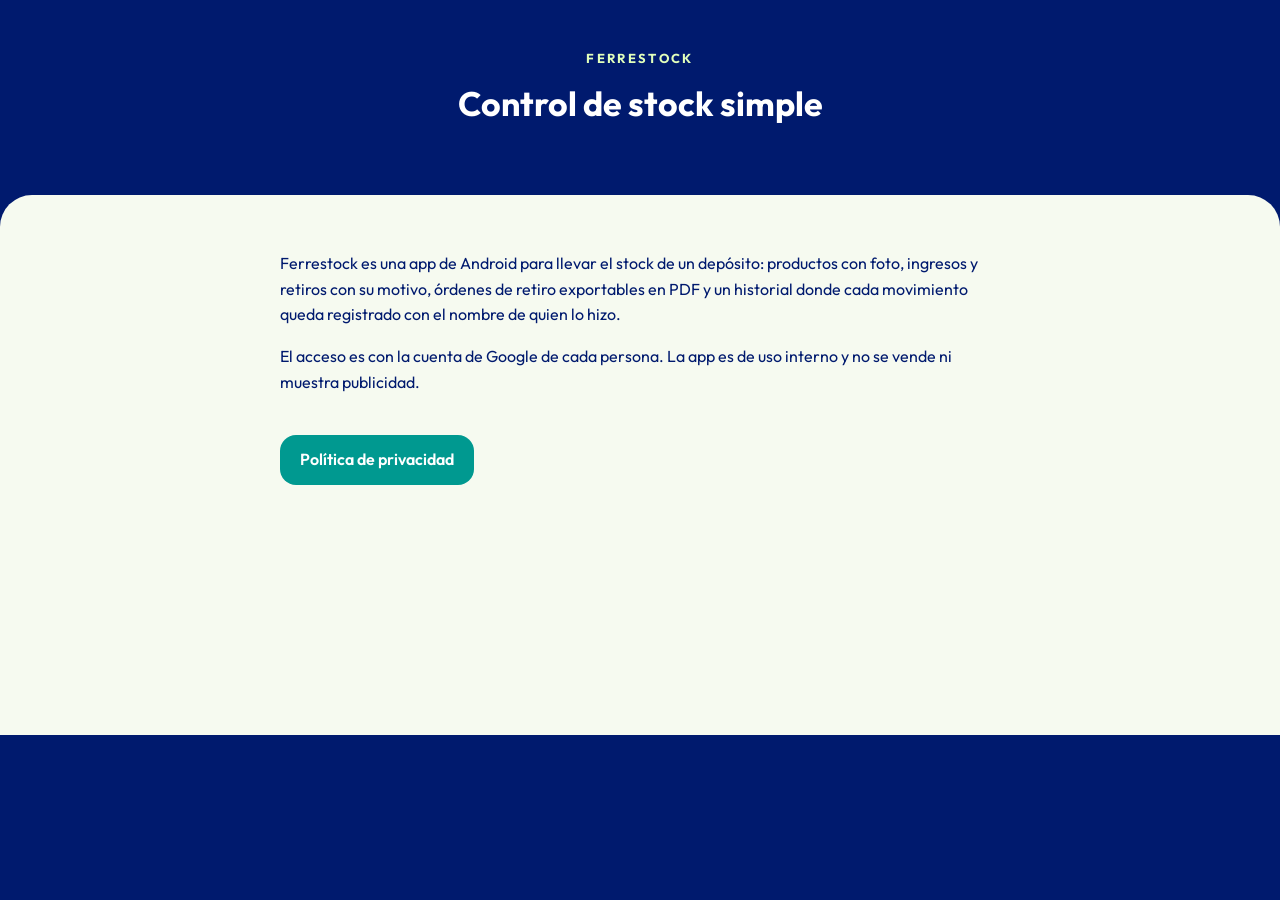
<file: docs/index.html>
<!doctype html>
<html lang="es">
<head>
  <meta charset="utf-8">
  <meta name="viewport" content="width=device-width, initial-scale=1">
  <title>Ferrestock</title>
  <link rel="stylesheet" href="style.css">
</head>
<body>
  <header>
    <div class="tag">FERRESTOCK</div>
    <h1>Control de stock simple</h1>
  </header>
  <main>
    <div class="wrap">
      <p>
        Ferrestock es una app de Android para llevar el stock de un depósito:
        productos con foto, ingresos y retiros con su motivo, órdenes de retiro
        exportables en PDF y un historial donde cada movimiento queda registrado
        con el nombre de quien lo hizo.
      </p>
      <p>
        El acceso es con la cuenta de Google de cada persona. La app es de uso
        interno y no se vende ni muestra publicidad.
      </p>
      <nav>
        <a href="privacidad.html">Política de privacidad</a>
      </nav>
    </div>
  </main>
</body>
</html>
</file>
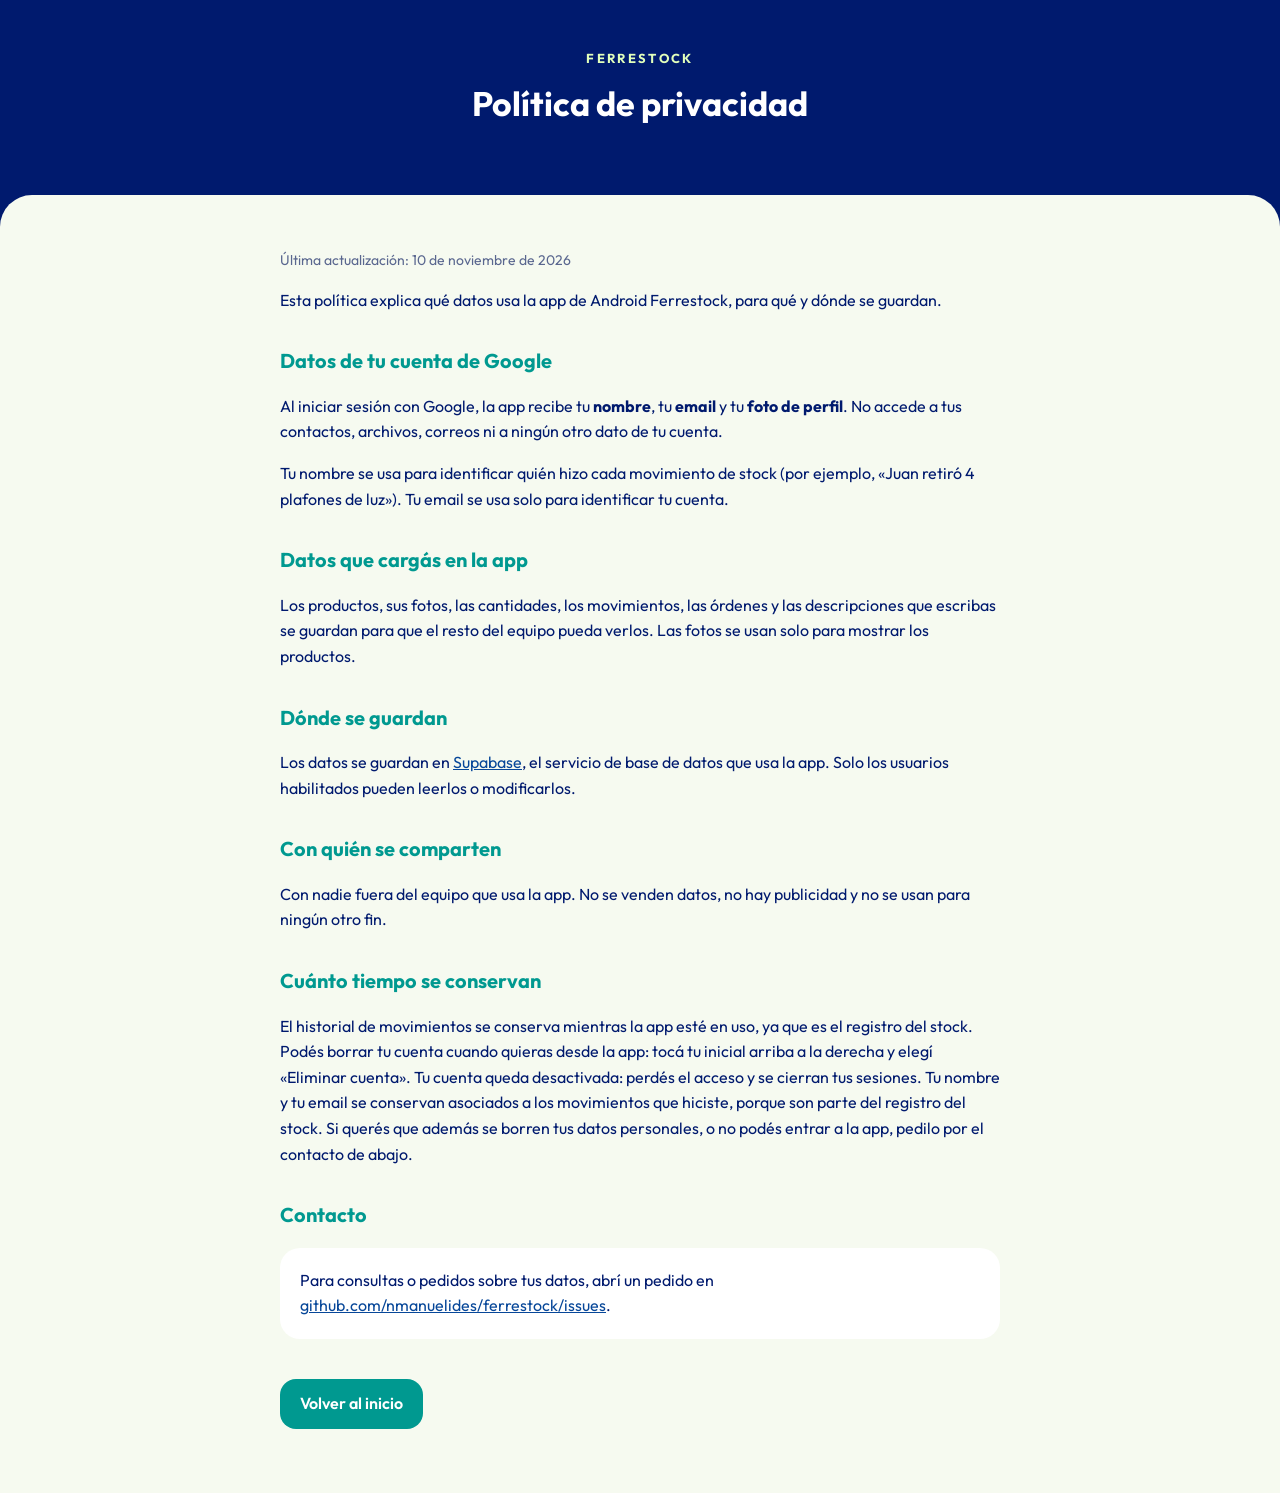
<file: docs/privacidad.html>
<!doctype html>
<html lang="es">
<head>
  <meta charset="utf-8">
  <meta name="viewport" content="width=device-width, initial-scale=1">
  <title>Privacidad · Ferrestock</title>
  <link rel="stylesheet" href="style.css">
</head>
<body>
  <header>
    <div class="tag">FERRESTOCK</div>
    <h1>Política de privacidad</h1>
  </header>
  <main>
    <div class="wrap">
      <p class="muted">Última actualización: 10 de noviembre de 2026</p>

      <p>
        Esta política explica qué datos usa la app de Android Ferrestock, para
        qué y dónde se guardan.
      </p>

      <h2>Datos de tu cuenta de Google</h2>
      <p>
        Al iniciar sesión con Google, la app recibe tu <strong>nombre</strong>,
        tu <strong>email</strong> y tu <strong>foto de perfil</strong>. No accede
        a tus contactos, archivos, correos ni a ningún otro dato de tu cuenta.
      </p>
      <p>
        Tu nombre se usa para identificar quién hizo cada movimiento de stock
        (por ejemplo, «Juan retiró 4 plafones de luz»). Tu email se usa solo
        para identificar tu cuenta.
      </p>

      <h2>Datos que cargás en la app</h2>
      <p>
        Los productos, sus fotos, las cantidades, los movimientos, las órdenes
        y las descripciones que escribas se guardan para que el resto del equipo
        pueda verlos. Las fotos se usan solo para mostrar los productos.
      </p>

      <h2>Dónde se guardan</h2>
      <p>
        Los datos se guardan en <a href="https://supabase.com/privacy">Supabase</a>,
        el servicio de base de datos que usa la app. Solo los usuarios habilitados
        pueden leerlos o modificarlos.
      </p>

      <h2>Con quién se comparten</h2>
      <p>
        Con nadie fuera del equipo que usa la app. No se venden datos, no hay
        publicidad y no se usan para ningún otro fin.
      </p>

      <h2>Cuánto tiempo se conservan</h2>
      <p>
        El historial de movimientos se conserva mientras la app esté en uso, ya
        que es el registro del stock. Podés borrar tu cuenta cuando quieras
        desde la app: tocá tu inicial arriba a la derecha y elegí
        «Eliminar cuenta». Tu cuenta queda desactivada: perdés el acceso y se
        cierran tus sesiones. Tu nombre y tu email se conservan asociados a
        los movimientos que hiciste, porque son parte del registro del stock.
        Si querés que además se borren tus datos personales, o no podés entrar
        a la app, pedilo por el contacto de abajo.
      </p>

      <h2>Contacto</h2>
      <div class="card">
        Para consultas o pedidos sobre tus datos, abrí un pedido en
        <a href="https://github.com/nmanuelides/ferrestock/issues">github.com/nmanuelides/ferrestock/issues</a>.
      </div>

      <nav>
        <a href="index.html">Volver al inicio</a>
      </nav>
    </div>
  </main>
</body>
</html>
</file>
<file: docs/style.css>
@import url("https://fonts.googleapis.com/css2?family=Outfit:wght@400;500;600;700&display=swap");

:root {
  --navy: #001a6e;
  --blue: #074799;
  --teal: #009990;
  --lime: #e1ffbb;
  --sheet: #f6faf0;
  --muted: #5a678f;
}

* { box-sizing: border-box; }

body {
  margin: 0;
  font-family: "Outfit", system-ui, sans-serif;
  background: var(--navy);
  color: var(--navy);
  line-height: 1.6;
}

header {
  padding: 48px 16px 64px;
  color: #fff;
  text-align: center;
}

header .tag {
  color: var(--lime);
  letter-spacing: 0.18em;
  font-weight: 700;
  font-size: 13px;
}

header h1 { margin: 8px 0 0; font-size: 34px; }

main {
  background: var(--sheet);
  border-radius: 32px 32px 0 0;
  padding: 40px 16px 64px;
  min-height: 60vh;
}

.wrap { max-width: 720px; margin: 0 auto; }

h2 { color: var(--teal); font-size: 20px; margin-top: 32px; }

a { color: var(--blue); }

.card {
  background: #fff;
  border-radius: 20px;
  padding: 20px;
  margin: 16px 0;
}

.muted { color: var(--muted); font-size: 14px; }

nav a {
  display: inline-block;
  margin: 24px 12px 0 0;
  padding: 12px 20px;
  border-radius: 16px;
  background: var(--teal);
  color: #fff;
  text-decoration: none;
  font-weight: 600;
}
</file>
